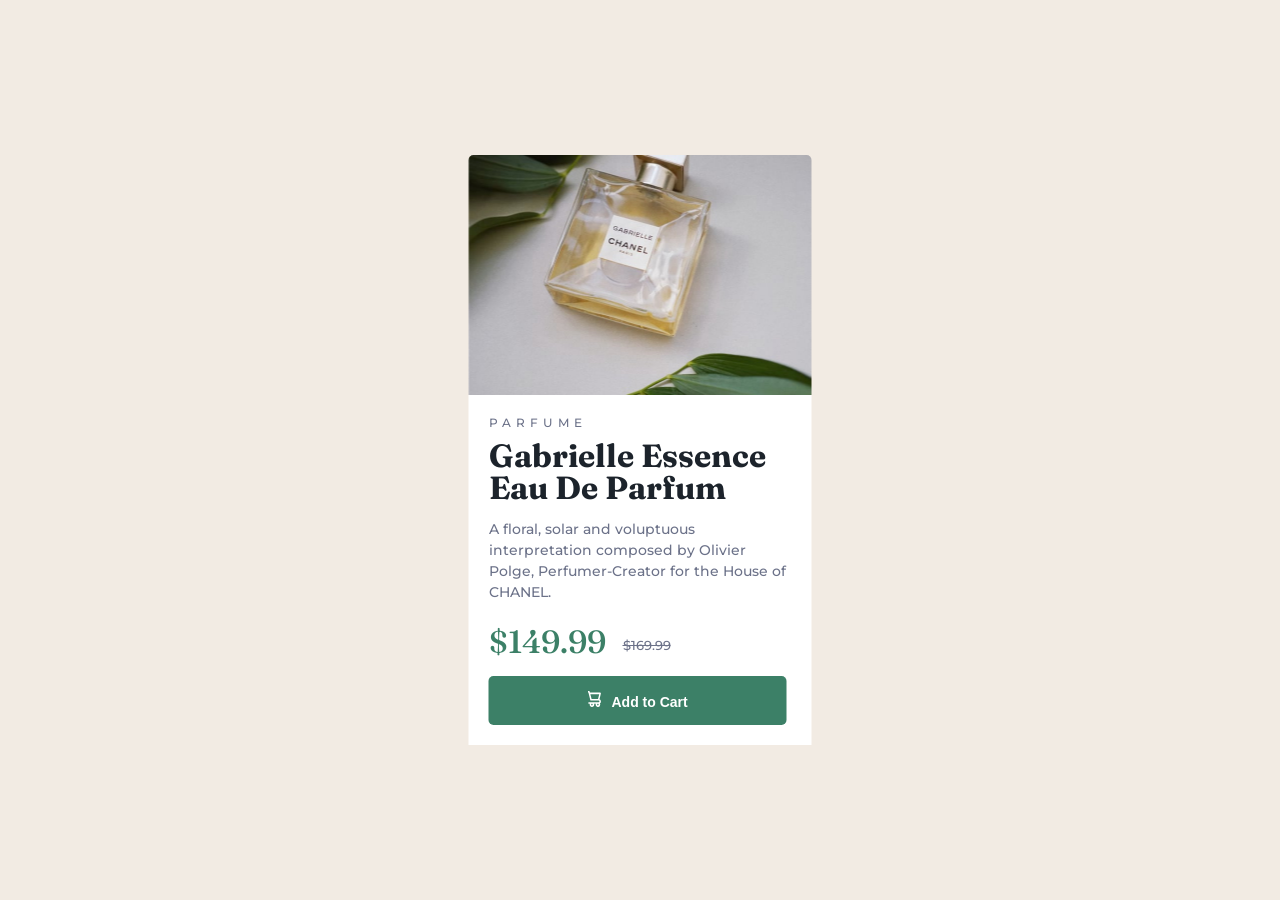
<file: index.html>
<!DOCTYPE html>
<html lang="en">

<head>
    <meta charset="UTF-8">
    <meta http-equiv="X-UA-Compatible" content="IE=edge">
    <meta name="viewport" content="width=device-width, initial-scale=1.0">
    <title>component-card</title>
    <link rel="preconnect" href="https://fonts.googleapis.com">
    <link rel="preconnect" href="https://fonts.gstatic.com" crossorigin>
    <link
        href="https://fonts.googleapis.com/css2?family=Fraunces:opsz,wght@9..144,700&family=Montserrat:wght@500;700&display=swap"
        rel="stylesheet">
    <link rel="stylesheet" href="style.css">
</head>

<body>

    <body>
        <div class="wrapper">
            <div class="card-container">
                <div class="parfum-img"></div>
                <div class="card-content">
                    <h2>Parfume</h2>

                    <h1>Gabrielle Essence Eau De Parfum</h1>

                    <p>A floral, solar and voluptuous interpretation composed by Olivier Polge,
                        Perfumer-Creator for the House of CHANEL.</p>
                    <div class="price">
                        <p>$149.99 <span class="old-price"><s>$169.99</s></span></p>
                    </div>
                    <button type="button"><span><img src="images/icon-cart.svg" alt=""></span>Add to Cart</button>
                </div>
            </div>
        </div>


    </body>

</html>
</file>
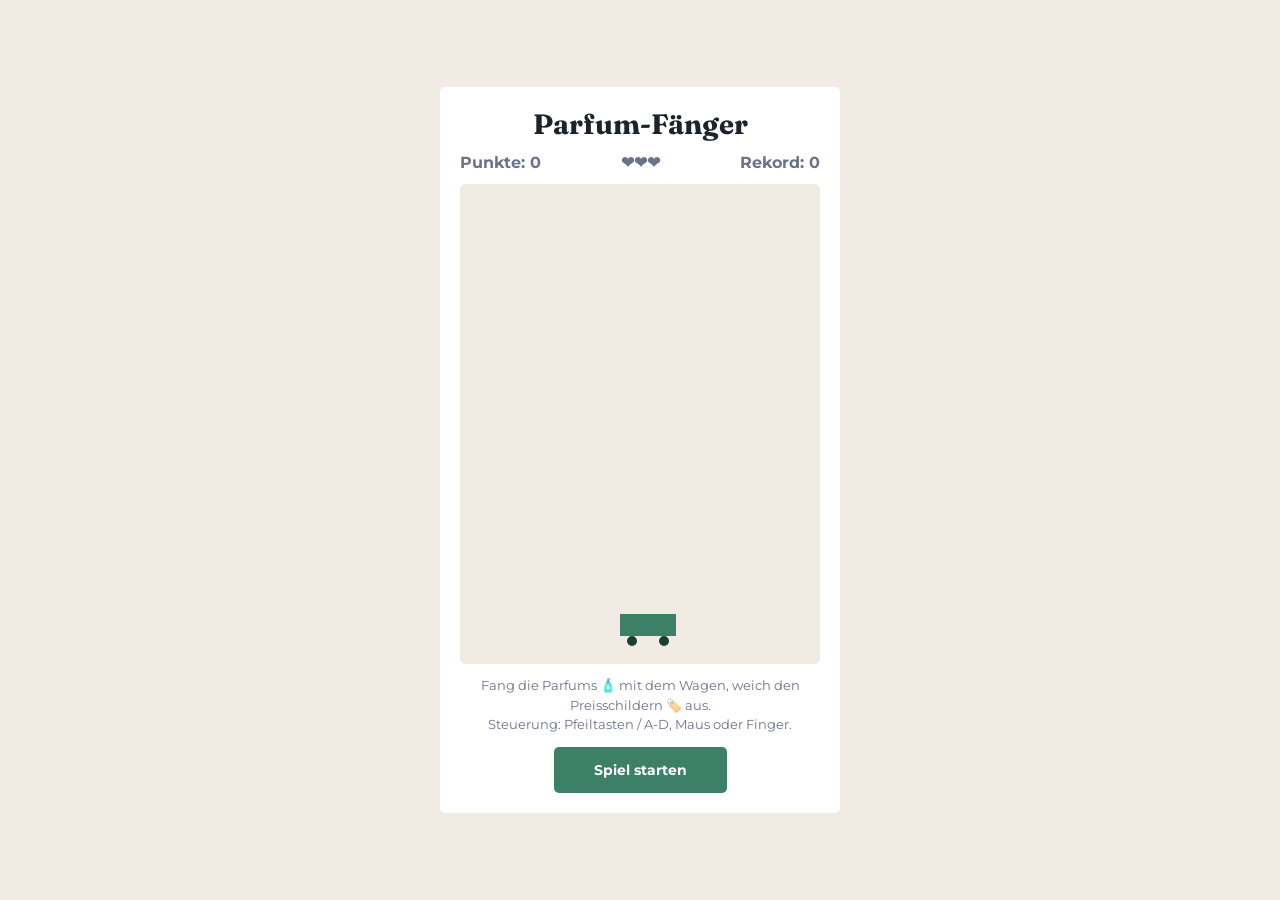
<file: game.html>
<!DOCTYPE html>
<html lang="de">

<head>
    <meta charset="UTF-8">
    <meta name="viewport" content="width=device-width, initial-scale=1.0">
    <title>Parfum-Fänger</title>
    <link rel="icon" type="image/png" href="images/favicon-32x32.png">
    <link rel="preconnect" href="https://fonts.googleapis.com">
    <link rel="preconnect" href="https://fonts.gstatic.com" crossorigin>
    <link
        href="https://fonts.googleapis.com/css2?family=Fraunces:opsz,wght@9..144,700&family=Montserrat:wght@500;700&display=swap"
        rel="stylesheet">
    <style>
        * {
            margin: 0;
            padding: 0;
            box-sizing: border-box;
            --cream: hsl(30, 38%, 92%);
            --dark-cyan: hsl(158, 36%, 37%);
            --dark-green: #1A4032;
            --very-dark-blue: hsl(212, 21%, 14%);
            --dark-greyish-blue: hsl(228, 12%, 48%);
            --white: hsl(0, 0%, 100%);
        }

        body {
            min-height: 100vh;
            display: flex;
            justify-content: center;
            align-items: center;
            font-family: 'Montserrat', sans-serif;
            background-color: var(--cream);
            padding: 16px;
        }

        .game-card {
            width: 100%;
            max-width: 400px;
            background-color: var(--white);
            border-radius: 5px;
            padding: 20px;
            text-align: center;
        }

        h1 {
            font-family: 'Fraunces', serif;
            font-size: 28px;
            color: var(--very-dark-blue);
        }

        .hud {
            display: flex;
            justify-content: space-between;
            margin: 12px 0;
            font-weight: 700;
            color: var(--dark-greyish-blue);
        }

        canvas {
            display: block;
            width: 100%;
            background-color: var(--cream);
            border-radius: 5px;
            touch-action: none;
        }

        p {
            margin-top: 12px;
            font-size: 13px;
            line-height: 1.5;
            color: var(--dark-greyish-blue);
        }

        button {
            margin-top: 12px;
            font-family: inherit;
            font-size: 14px;
            font-weight: 700;
            color: var(--white);
            background-color: var(--dark-cyan);
            padding: 14px 40px;
            border: none;
            border-radius: 5px;
            cursor: pointer;
            transition: background-color 0.5s;
        }

        button:hover,
        button:active {
            background-color: var(--dark-green);
        }
    </style>
</head>

<body>
    <div class="game-card">
        <h1>Parfum-Fänger</h1>
        <div class="hud">
            <span>Punkte: <span id="score">0</span></span>
            <span id="lives">❤❤❤</span>
            <span>Rekord: <span id="best">0</span></span>
        </div>
        <canvas id="game" width="360" height="480"></canvas>
        <p>Fang die Parfums 🧴 mit dem Wagen, weich den Preisschildern 🏷️ aus.<br>
            Steuerung: Pfeiltasten / A-D, Maus oder Finger.</p>
        <button type="button" id="start">Spiel starten</button>
    </div>

    <script>
        const canvas = document.getElementById('game');
        const ctx = canvas.getContext('2d');
        const scoreEl = document.getElementById('score');
        const livesEl = document.getElementById('lives');
        const bestEl = document.getElementById('best');
        const startBtn = document.getElementById('start');

        const cart = { x: 160, y: 430, w: 56, h: 30, speed: 6 };
        let items = [], score, lives, running, spawnTimer, keys = {};

        function loadBest() {
            try { return Number(localStorage.getItem('parfumBest')) || 0; } catch (e) { return 0; }
        }
        function saveBest(value) {
            try { localStorage.setItem('parfumBest', value); } catch (e) { }
        }
        bestEl.textContent = loadBest();

        function startGame() {
            items = [];
            score = 0;
            lives = 3;
            spawnTimer = 0;
            cart.x = (canvas.width - cart.w) / 2;
            running = true;
            startBtn.style.display = 'none';
            updateHud();
            requestAnimationFrame(loop);
        }

        function updateHud() {
            scoreEl.textContent = score;
            livesEl.textContent = '❤'.repeat(lives) + '♡'.repeat(3 - lives);
        }

        function spawnItem() {
            const isBottle = Math.random() < 0.7;
            items.push({
                x: 15 + Math.random() * (canvas.width - 30),
                y: -20,
                speed: 2 + Math.random() * 1.5 + score * 0.05,
                good: isBottle
            });
        }

        function loop() {
            update();
            if (!running) return;
            draw();
            requestAnimationFrame(loop);
        }

        function update() {
            if (keys.ArrowLeft || keys.a) cart.x -= cart.speed;
            if (keys.ArrowRight || keys.d) cart.x += cart.speed;
            cart.x = Math.max(0, Math.min(canvas.width - cart.w, cart.x));

            // Je mehr Punkte, desto schneller kommen neue Gegenstände
            spawnTimer--;
            if (spawnTimer <= 0) {
                spawnItem();
                spawnTimer = Math.max(20, 60 - score);
            }

            for (const item of items) {
                item.y += item.speed;
                const caught = item.y > cart.y - 10 && item.y < cart.y + cart.h &&
                    item.x > cart.x - 10 && item.x < cart.x + cart.w + 10;
                if (caught) {
                    item.done = true;
                    if (item.good) score++; else lives--;
                    updateHud();
                } else if (item.y > canvas.height + 20) {
                    item.done = true;
                }
            }
            items = items.filter(item => !item.done);

            if (lives <= 0) gameOver();
        }

        function draw() {
            ctx.clearRect(0, 0, canvas.width, canvas.height);

            ctx.font = '28px sans-serif';
            ctx.textAlign = 'center';
            ctx.textBaseline = 'middle';
            for (const item of items) {
                ctx.fillText(item.good ? '🧴' : '🏷️', item.x, item.y);
            }

            // Einkaufswagen
            ctx.fillStyle = 'hsl(158, 36%, 37%)';
            ctx.fillRect(cart.x, cart.y, cart.w, cart.h - 8);
            ctx.fillStyle = '#1A4032';
            ctx.beginPath();
            ctx.arc(cart.x + 12, cart.y + cart.h - 3, 5, 0, Math.PI * 2);
            ctx.arc(cart.x + cart.w - 12, cart.y + cart.h - 3, 5, 0, Math.PI * 2);
            ctx.fill();
        }

        function gameOver() {
            running = false;
            if (score > loadBest()) saveBest(score);
            bestEl.textContent = Math.max(score, loadBest());

            ctx.fillStyle = 'rgba(255, 255, 255, 0.85)';
            ctx.fillRect(0, 0, canvas.width, canvas.height);
            ctx.fillStyle = 'hsl(212, 21%, 14%)';
            ctx.font = '700 32px Fraunces, serif';
            ctx.fillText('Game Over', canvas.width / 2, canvas.height / 2 - 20);
            ctx.font = '500 16px Montserrat, sans-serif';
            ctx.fillText(score + ' Parfums gefangen', canvas.width / 2, canvas.height / 2 + 20);

            startBtn.textContent = 'Nochmal spielen';
            startBtn.style.display = 'inline-block';
        }

        // Tastatur
        document.addEventListener('keydown', e => {
            keys[e.key] = true;
            if (e.key.startsWith('Arrow')) e.preventDefault();
        });
        document.addEventListener('keyup', e => { keys[e.key] = false; });

        // Maus und Touch: Wagen folgt dem Zeiger
        canvas.addEventListener('pointermove', e => {
            const rect = canvas.getBoundingClientRect();
            const x = (e.clientX - rect.left) * (canvas.width / rect.width);
            cart.x = Math.max(0, Math.min(canvas.width - cart.w, x - cart.w / 2));
        });

        startBtn.addEventListener('click', startGame);

        // Startbild
        draw();
    </script>
</body>

</html>
</file>
<file: style.css>
* {
    margin: 0;
    padding: 0;
    box-sizing: border-box;
    --cream: hsl(30, 38%, 92%);
    --dark-cyan: hsl(158, 36%, 37%);
    --dark-green: #1A4032;
    --very-dark-blue: hsl(212, 21%, 14%);
    --dark-greyish-blue: hsl(228, 12%, 48%);
    --white: hsl(0, 0%, 100%);
}

html {
    font-size: 62.50%;
}

body {
    height: 100%;
    width: 100%;
    font-family: 'Montserrat', 'Times New Roman', Times, serif;
    font-size: 1.4rem;
    background-color: var(--cream);
}

.wrapper {
    position: fixed;
    top: 50%;
    left: 50%;
    transform: translate(-50%, -50%);
}

.card-container {
    display: flex;
    flex-direction: column;
    justify-content: center;
    align-items: center;
    margin: 25px 20px;
    /* padding: 20px; */
}

.parfum-img {
    background-image: url(images/image-product-mobile.jpg);
    vertical-align: bottom;
    height: 240px;
    width: 343px;
    border-radius: 5px 5px 0px 0px;
    background-position: center center;
    background-repeat: no-repeat;
    background-size: cover;
}

.card-content {
    width: 343px;
    background-color: var(--white);
    padding: 20px;
}

h2 {
    font-size: 1.2rem;
    font-weight: 500;
    text-transform: uppercase;
    letter-spacing: 5px;
    color: var(--dark-greyish-blue);
}

h1 {
    font-family: 'Fraunces', 'Times New Roman', Times, serif;
    font-size: 3.2rem;
    line-height: 3.2rem;
    font-weight: 700;
    color: var(--very-dark-blue);
    margin-top: 10px;
}

p {
    font-size: 1.4rem;
    font-weight: 500;
    line-height: 1.5;
    color: var(--dark-greyish-blue);
    margin-top: 15px;
}

.price {
    line-height: 23px;
}

.price p {
    font-family: 'Fraunces', 'Times New Roman', Times, serif;
    font-size: 3.2rem;
    color: var(--dark-cyan);
}

.old-price {
    display: inline-block;
    font-family: 'Montserrat', 'Times New Roman', Times, serif;
    font-size: 1.3rem;
    color: var(--dark-greyish-blue);
    vertical-align: middle;
    margin-left: 10px;
}

button {
    font-size: 1.4rem;
    font-weight: 700;
    color: var(--white);
    background-color: var(--dark-cyan);
    padding: 15px 99px;
    border: none;
    border-radius: 5px;
    text-align: center;
    vertical-align: center;
    margin-top: 10px;
    cursor: pointer;
    transition: background-color 0.5s;
}

button:hover,
button:active {
    background-color: var(--dark-green);
}

button img {
    width: 14px;
    height: 16px;
    margin-right: 10px;
}


@media only screen and (min-width: 1440px) {



    .card-container {
        flex-direction: row;
    }

    .parfum-img {
        background-image: url(images/image-product-desktop.jpg);
        vertical-align: bottom;
        height: 450px;
        width: 300px;
        background-position: center center;
        background-repeat: no-repeat;
        background-size: cover;
        border-radius: 5px 0px 0px 5px;
    }

    .card-content {
        height: 450px;
        width: 300px;
        padding: 26px;
    }

    h2 {
        margin-top: 8px;
    }

    h1 {
        margin-top: 18px;
    }

    .card-content p {
        margin-top: 20px;
    }

    button {
        padding: 16px 73px;
        margin-top: 17px;
    }
}
</file>
